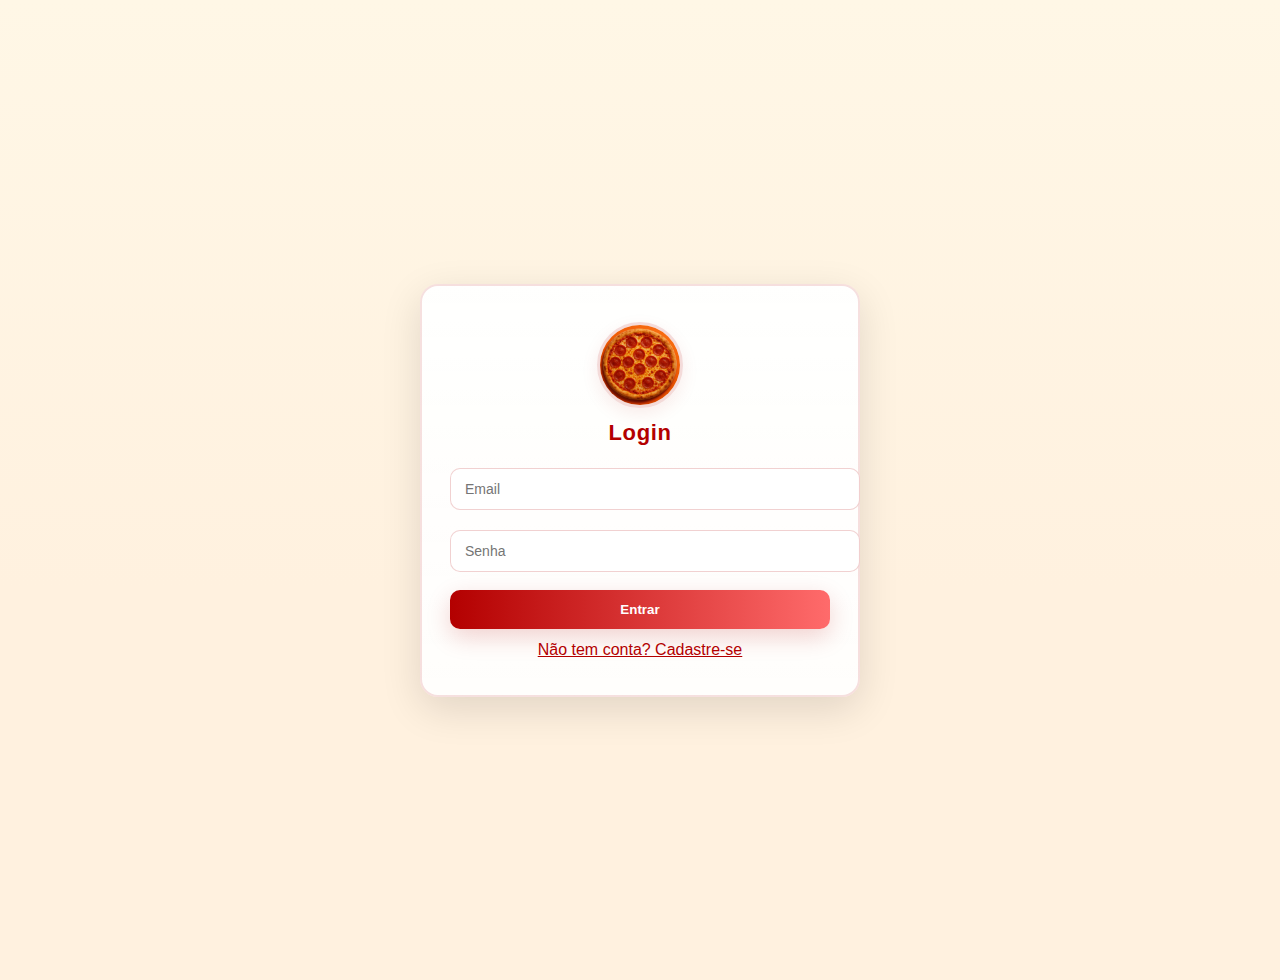
<file: index.html>
<!DOCTYPE html>
<html lang="pt-BR">
<head>
    <meta charset="UTF-8">
    <meta name="viewport" content="width=device-width, initial-scale=1.0">
    <title>Pizzaria Delícia - Login</title>

    <link rel="stylesheet" href="Globals.css">
</head>
<body>

    <div class="auth-page">
        <div class="auth-container">
            <img src="/imagem/banner 2.png" alt="Logo" class="logo-img">
            <h2 class="auth-title" id="titulo">Login</h2>

        <form id="form">

            <input type="email" id="email" placeholder="Email" required>
            <input type="password" id="senha" placeholder="Senha" required>

            <div id="extra"></div>

            <button type="submit" id="btn" class="btn-primary">Entrar</button>

        </form>

        <span class="switch" onclick="trocarModo()" id="switchText">Não tem conta? Cadastre-se</span>
        </div>
    </div>

    <script>
        let modoCadastro = false;

        function trocarModo() {
            modoCadastro = !modoCadastro;

                if (modoCadastro) {
                    document.getElementById("titulo").innerText = "Cadastro";
                    document.getElementById("btn").innerText = "Cadastrar";
                    document.getElementById("switchText").innerText = "Já tem conta? Faça login";

                    // adicionar campos extras para cadastro
                    document.getElementById('extra').innerHTML = `
                        <input type="text" id="nome" placeholder="Nome completo" required>
                        <input type="tel" id="telefone" placeholder="Telefone (opcional)">
                        <input type="password" id="senha2" placeholder="Confirme a senha" required>
                    `;
            } else {
                document.getElementById("titulo").innerText = "Login";
                document.getElementById("btn").innerText = "Entrar";
                document.getElementById("switchText").innerText = "Não tem conta? Cadastre-se";
                    // remover campos extras
                    document.getElementById('extra').innerHTML = '';
            }
        }

        document.getElementById("form").addEventListener("submit", function(e){
            e.preventDefault();

            let email = document.getElementById("email").value;
            let senha = document.getElementById("senha").value;

            // BANCO DE DADOS (localStorage)
            let users = JSON.parse(localStorage.getItem("users")) || [];

            if (modoCadastro) {
                let nome = document.getElementById('nome') ? document.getElementById('nome').value.trim() : '';
                let telefone = document.getElementById('telefone') ? document.getElementById('telefone').value.trim() : '';
                let senha2 = document.getElementById('senha2') ? document.getElementById('senha2').value : '';

                if (!nome) {
                    alert('Por favor informe seu nome completo.');
                    return;
                }

                if (senha !== senha2) {
                    alert('As senhas não conferem.');
                    return;
                }
                // VERIFICAR SE JÁ EXISTE
                let existe = users.find(u => u.email === email);

                if (existe) {
                    alert("Este email já está cadastrado!");
                    return;
                }

                users.push({ email: email, senha: senha, nome: nome, telefone: telefone });
                localStorage.setItem("users", JSON.stringify(users));

                alert("Cadastro realizado com sucesso!");
                trocarModo(); // volta para login
            } 
            else {
                // LOGIN
                let usuario = users.find(u => u.email === email && u.senha === senha);

                if (!usuario) {
                    alert("Email ou senha incorretos.");
                    return;
                }

                alert("Login realizado com sucesso!");

                // REDIRECIONA PARA O SITE DA PIZZARIA
                window.location.href = "http://127.0.0.1:5500/cardapio.html";
            }
        });
    </script>

</body>
</html>
</file>
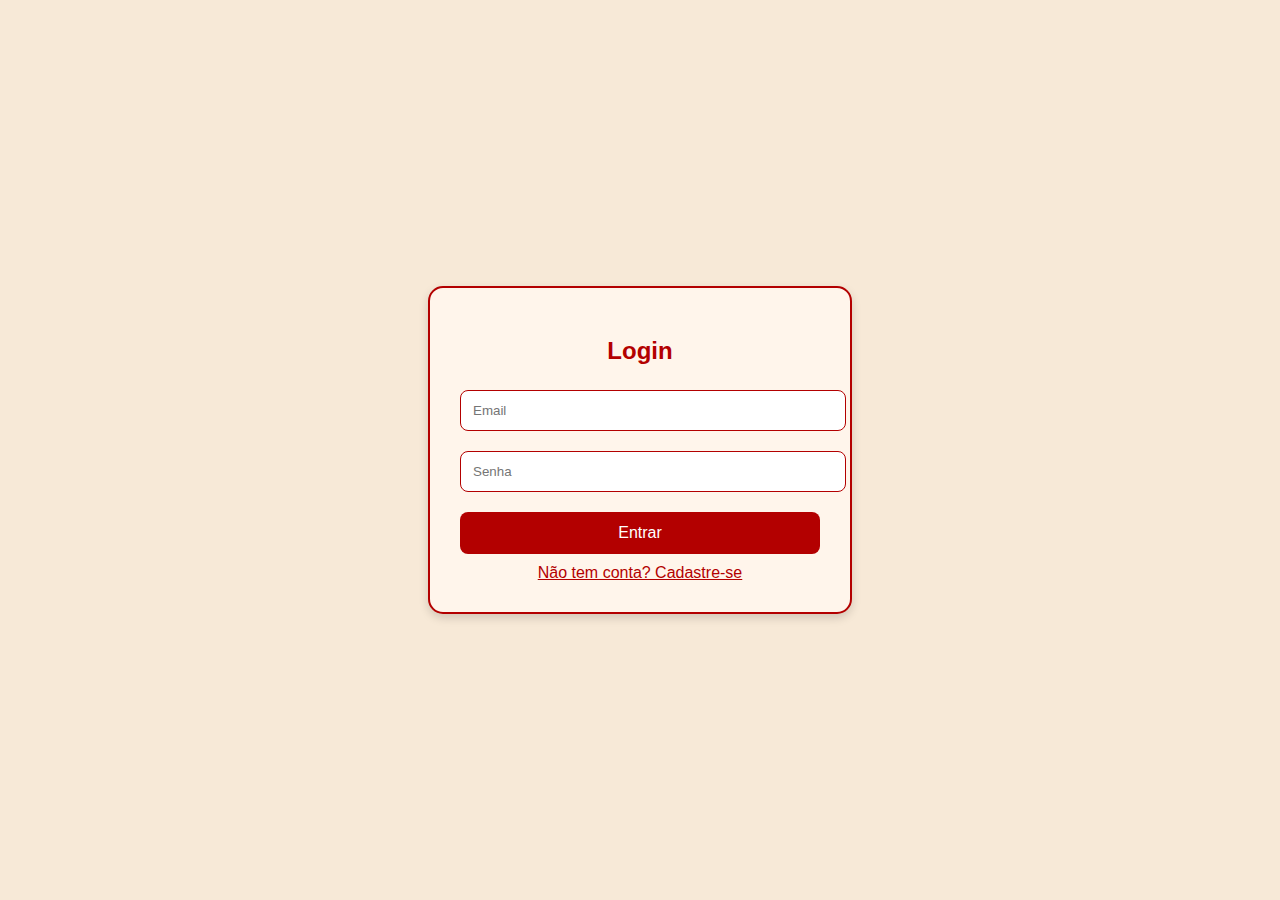
<file: cadastro.html>
<!DOCTYPE html>
<html lang="pt-BR">
<head>
    <meta charset="UTF-8">
    <meta name="viewport" content="width=device-width, initial-scale=1.0">
    <title>Pizzaria Delícia - Login</title>

    <style>
        body {
            font-family: Arial, sans-serif;
            background: #f7e9d7;
            display: flex;
            justify-content: center;
            align-items: center;
            height: 100vh;
            margin: 0;
        }

        .container {
            background: #fff5eb;
            padding: 30px;
            border-radius: 15px;
            width: 360px;
            text-align: center;
            box-shadow: 0px 4px 10px rgba(0,0,0,0.15);
            border: 2px solid #b30000;
        }

        h2 {
            color: #b30000;
            margin-bottom: 15px;
        }

        input {
            width: 100%;
            padding: 12px;
            margin: 10px 0;
            border: 1px solid #b30000;
            border-radius: 8px;
        }

        button {
            width: 100%;
            padding: 12px;
            border: none;
            background: #b30000;
            color: #fff;
            border-radius: 8px;
            cursor: pointer;
            font-size: 16px;
            margin-top: 10px;
        }

        button:hover {
            background: #800000;
        }

        .switch {
            color: #b30000;
            cursor: pointer;
            text-decoration: underline;
            margin-top: 10px;
            display: inline-block;
        }
    </style>
</head>
<body>

    <div class="container">
        <h2 id="titulo">Login</h2>

        <form id="form">

            <input type="email" id="email" placeholder="Email" required>
            <input type="password" id="senha" placeholder="Senha" required>

            <div id="extra"></div>

            <button type="submit" id="btn">Entrar</button>

        </form>

        <span class="switch" onclick="trocarModo()" id="switchText">
            Não tem conta? Cadastre-se
        </span>
    </div>

    <script>
        let modoCadastro = false;

        function trocarModo() {
            modoCadastro = !modoCadastro;

            if (modoCadastro) {
                document.getElementById("titulo").innerText = "Cadastro";
                document.getElementById("btn").innerText = "Cadastrar";
                document.getElementById("switchText").innerText = "Já tem conta? Faça login";
            } else {
                document.getElementById("titulo").innerText = "Login";
                document.getElementById("btn").innerText = "Entrar";
                document.getElementById("switchText").innerText = "Não tem conta? Cadastre-se";
            }
        }

        document.getElementById("form").addEventListener("submit", function(e){
            e.preventDefault();

            let email = document.getElementById("email").value;
            let senha = document.getElementById("senha").value;

            // BANCO DE DADOS (localStorage)
            let users = JSON.parse(localStorage.getItem("users")) || [];

            if (modoCadastro) {
                // VERIFICAR SE JÁ EXISTE
                let existe = users.find(u => u.email === email);

                if (existe) {
                    alert("Este email já está cadastrado!");
                    return;
                }

                users.push({ email: email, senha: senha });
                localStorage.setItem("users", JSON.stringify(users));

                alert("Cadastro realizado com sucesso!");
                trocarModo(); // volta para login
            } 
            else {
                // LOGIN
                let usuario = users.find(u => u.email === email && u.senha === senha);

                if (!usuario) {
                    alert("Email ou senha incorretos.");
                    return;
                }

                alert("Login realizado com sucesso!");

                // REDIRECIONA PARA O SITE DA PIZZARIA
                window.location.href = "file:///C:/Users/CCE%20i3/Downloads/site%20simples%20bradesco/cardapio.html";
            }
        });
    </script>

</body>
</html>
</file>
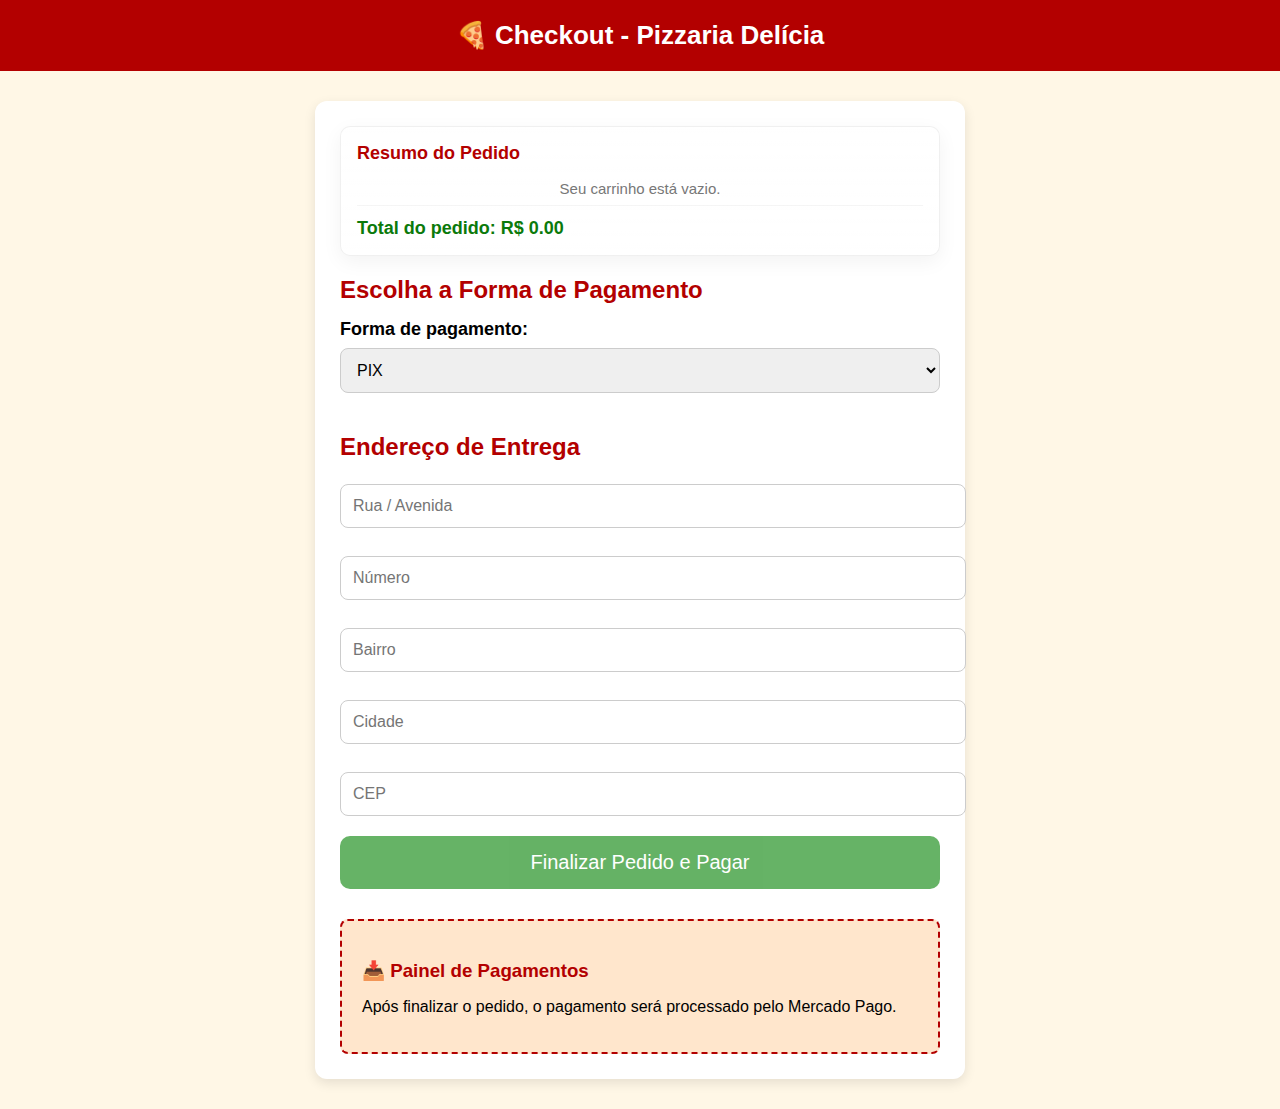
<file: checkout.html>
<!DOCTYPE html>
<html lang="pt-BR">
<head>
    <meta charset="UTF-8">
    <meta name="viewport" content="width=device-width, initial-scale=1.0">
    <title>Checkout - Pizzaria Delícia</title>

    <link rel="stylesheet" href="Globals.css">

</head>
<body class="checkout-page">

<header>🍕 Checkout - Pizzaria Delícia</header>

<div class="checkout-container">
    <!-- RESUMO DO CARRINHO -->
    <section class="resumo-carrinho">
        <h2>Resumo do Pedido</h2>
        <ul id="resumoCarrinho" class="resumo-list"></ul>
        <div class="resumo-total">Total do pedido: R$ <span id="totalCheckout">0.00</span></div>
    </section>

    <h2>Escolha a Forma de Pagamento</h2>

    <label for="pagamento">Forma de pagamento:</label>
    <select id="pagamento">
        <option>PIX</option>
        <option>Cartão de Crédito</option>
        <option>Cartão de Débito</option>
        <option>Pagar na Entrega</option>
    </select>

    <h2>Endereço de Entrega</h2>

    <input type="text" id="rua" placeholder="Rua / Avenida" required>
    <input type="text" id="numero" placeholder="Número" required>
    <input type="text" id="bairro" placeholder="Bairro" required>
    <input type="text" id="cidade" placeholder="Cidade" required>
    <input type="text" id="cep" placeholder="CEP" required>

    <!-- 🔥 BOTÃO COM VALIDAÇÃO -->
    <button id="btnFinalizar" onclick="validarCampos()">
        Finalizar Pedido e Pagar
    </button>

    <div class="painel-pagamentos">
        <h3>📥 Painel de Pagamentos</h3>
        <p>Após finalizar o pedido, o pagamento será processado pelo Mercado Pago.</p>
    </div>

</div>

<script>
function validarCampos() {

    let rua = document.getElementById('rua').value.trim();
    let numero = document.getElementById('numero').value.trim();
    let bairro = document.getElementById('bairro').value.trim();
    let cidade = document.getElementById('cidade').value.trim();
    let cep = document.getElementById('cep').value.trim();

    if (rua === "" || numero === "" || bairro === "" || cidade === "" || cep === "") {
        alert("⚠ Por favor, preencha todos os campos de endereço antes de continuar.");
        return;
    }

    // Verifica se há valor salvo em pedidoTotal e redireciona com ele
    let pedidoTotal = parseFloat(localStorage.getItem('pedidoTotal') || '0');

    if (!pedidoTotal || pedidoTotal <= 0) {
        alert('O carrinho está vazio — adicione itens antes de finalizar o pedido.');
        return;
    }

    // Redireciona para o pagamento usando apenas o amount salvo (comportamento anterior)
    const mercadoLink = `https://link.mercadopago.com.br/pizzamercado?amount=${pedidoTotal.toFixed(2)}`;
    window.location.href = mercadoLink;
}

// Carrega itens do carrinho quando a página for carregada
document.addEventListener('DOMContentLoaded', function() {
    carregarCarrinhoCheckout();
});

function carregarCarrinhoCheckout() {
    const carrinho = JSON.parse(localStorage.getItem('carrinhoPizzaria')) || [];
    const resumoEl = document.getElementById('resumoCarrinho');
    const totalEl = document.getElementById('totalCheckout');
    const btnFinalizar = document.getElementById('btnFinalizar');

    resumoEl.innerHTML = '';
    let soma = 0;

    if (!carrinho || carrinho.length === 0) {
        resumoEl.innerHTML = '<li class="resumo-item empty">Seu carrinho está vazio.</li>';
        totalEl.textContent = '0.00';
        if (btnFinalizar) { btnFinalizar.disabled = true; btnFinalizar.style.opacity = '0.6'; }
        localStorage.removeItem('pedidoTotal');
        return;
    }

    carrinho.forEach(item => {
        const li = document.createElement('li');
        li.className = 'resumo-item';
        // item.preco pode ser number; garantir toFixed
        li.textContent = `${item.nome} — R$ ${Number(item.preco).toFixed(2)}`;
        resumoEl.appendChild(li);
        soma += Number(item.preco);
    });

    totalEl.textContent = soma.toFixed(2);
    if (btnFinalizar) { btnFinalizar.disabled = false; btnFinalizar.style.opacity = '1'; }

    // salvar total para uso ao finalizar
    localStorage.setItem('pedidoTotal', soma.toFixed(2));
}
</script>

</body>
</html>
</file>
<file: Globals.css>
body {
    font-family: Arial, sans-serif;
    margin: 0;
    background: #fff7e6;
}

header {
    background: #000000;
    padding: 20px;
    text-align: center;
    color: #fff;
}

.logo {
    font-size: 32px;
    font-weight: bold;
}

.promocao {
    background: #e6d815;
    padding: 20px;
    text-align: center;
    font-size: 22px;
    font-weight: bold;
    color: #b30000;
}

/* 🔥 Preços dentro da área de promoção */
.precos-promo {
    margin-top: 8px;
    font-size: 20px;
    color: #000;
}

.preco-antigo {
    text-decoration: line-through;
    color: #777;
    font-size: 20px;
}

.preco-novo {
    color: green;
    font-size: 26px;
    font-weight: bold;
}

.cardapio {
    display: grid;
    grid-template-columns: repeat(auto-fit, minmax(250px, 1fr));
    gap: 20px;
    padding: 30px;
}

.pizza {
    background: #dbd3d3;
    border-radius: 10px;
    padding: 20px;
    box-shadow: 0 4px 10px rgba(0,0,0,0.1);
    text-align: center;
}

.pizza img {
    width: 100%;
    border-radius: 100px;
}

.pizza h3 {
    margin-top: 10px;
    color: #b30000;
}

/* 🔥 PREÇO MAIS VISÍVEL NOS CARDS */
.preco {
    font-size: 26px;
    font-weight: bold;
    color: #008000;
    margin: 8px 0;
}

/* botão limpar carrinho */
.btn-limpar {
    padding: 10px 20px;
    background: #d30505;
    color: #f3dede;
    border: none;
    border-radius: 8px;
    margin-top: 10px;
    cursor: pointer;
}

.btn-limpar:hover {
    background: #ebebeb;
}

/* -----------------------------
   Styles for Login / Cadastro
   ----------------------------- */
.auth-page{
    min-height:100vh;
    display:flex;
    align-items:center;
    justify-content:center;
    padding: 40px 20px;
    background: linear-gradient(180deg, #fff7e6 0%, #fff1df 60%);
}

.auth-container{
    width: 380px;
    background: linear-gradient(180deg, rgba(255,255,255,0.95), rgba(255,255,255,0.9));
    padding: 36px 28px;
    border-radius: 18px;
    box-shadow: 0 12px 40px rgba(0,0,0,0.12), inset 0 1px 0 rgba(255,255,255,0.6);
    border: 2px solid rgba(179,0,0,0.12);
    text-align:center;
    transform: translateY(0);
    transition: transform .25s ease, box-shadow .2s ease;
}

.auth-container:hover{
    transform: translateY(-6px);
    box-shadow: 0 18px 46px rgba(0,0,0,0.18);
}

.logo-img{
    width:80px;
    height:80px;
    object-fit:cover;
    border-radius:50%;
    display:block;
    margin: 0 auto 12px;
    border: 3px solid rgba(179,0,0,0.14);
    box-shadow: 0 6px 18px rgba(179,0,0,0.08);
}

.auth-title{
    font-size:22px;
    color:#b30000;
    margin: 6px 0 12px;
    letter-spacing: .6px;
    font-weight:700;
}

.auth-container input[type="email"],
.auth-container input[type="password"],
.auth-container input[type="text"],
.auth-container input[type="tel"]{
    width:100%;
    padding:12px 14px;
    margin:10px 0;
    border-radius:10px;
    border:1px solid rgba(179,0,0,0.18);
    outline:none;
    font-size:14px;
    transition: box-shadow .15s ease, transform .08s ease;
    background: rgba(255,255,255,0.9);
}

.auth-container input:focus{
    box-shadow: 0 6px 20px rgba(179,0,0,0.12);
    transform: translateY(-2px);
    border-color: #b30000;
}

.btn-primary{
    display:inline-block;
    width:100%;
    padding:12px 14px;
    border-radius:10px;
    background: linear-gradient(90deg,#b30000,#ff6b6b);
    color:#fff;
    font-weight:700;
    border:none;
    box-shadow: 0 8px 24px rgba(179,0,0,0.18);
    cursor:pointer;
    margin-top:8px;
    transition: transform .12s ease, box-shadow .12s ease, opacity .12s ease;
}

.btn-primary:hover{ transform: translateY(-3px); opacity: .98 }

.switch{ display:block; margin-top:12px; color:#b30000; cursor:pointer; text-decoration:underline; }

@media (max-width:420px){
    .auth-container{ width: min(92vw, 380px); padding: 26px; }
    .logo-img{ width:64px; height:64px; }
}

/* -----------------------------
   Styles for Checkout page
   ----------------------------- */
.checkout-page{
    font-family: Arial, sans-serif;
    background: #fff7e6;
    margin: 0;
    padding: 0;
}

.checkout-page header{
    background: #b30000;
    color: #fff;
    padding: 20px;
    text-align: center;
    font-size: 26px;
    font-weight: bold;
}

.checkout-page .checkout-container{
    max-width: 600px;
    margin: 30px auto;
    background: #fff;
    padding: 25px;
    border-radius: 12px;
    box-shadow: 0 4px 12px rgba(0,0,0,0.1);
}

.checkout-page h2{
    margin-bottom: 15px;
    color: #b30000;
}

.checkout-page label{
    font-size: 18px;
    font-weight: bold;
}

.checkout-page select,
.checkout-page input{
    width: 100%;
    padding: 12px;
    margin-top: 8px;
    margin-bottom: 20px;
    border: 1px solid #ccc;
    border-radius: 8px;
    font-size: 16px;
}

.checkout-page button{
    width: 100%;
    padding: 15px;
    background: green;
    border: none;
    color: #fff;
    font-size: 20px;
    border-radius: 10px;
    cursor: pointer;
}

.checkout-page button:hover{ background: #0f7a0f; }

.checkout-page .painel-pagamentos{
    margin-top: 30px;
    padding: 20px;
    background: #ffe6cc;
    border-radius: 8px;
    border: 2px dashed #b30000;
}

.checkout-page .painel-pagamentos h3{
    color: #b30000;
    margin-bottom: 10px;
}

/* resumo do carrinho no checkout */
.resumo-carrinho{
    border: 1px solid rgba(0,0,0,0.06);
    background: linear-gradient(180deg, rgba(255,255,255,0.96), rgba(255,255,255,0.92));
    padding: 16px;
    border-radius: 10px;
    margin-bottom: 18px;
    box-shadow: 0 6px 20px rgba(0,0,0,0.05);
}
.resumo-carrinho h2{ color:#b30000; margin: 0 0 8px; font-size:18px }
.resumo-list{ list-style:none; padding:0; margin: 0 0 12px; max-height:210px; overflow:auto }
.resumo-item{ padding:8px 10px; border-bottom: 1px solid rgba(0,0,0,0.04); font-size:15px; color:#333 }
.resumo-item.empty{ text-align:center; color:#777 }
.resumo-total{ font-weight:700; color:#0b7a0b; font-size:18px }
</file>
